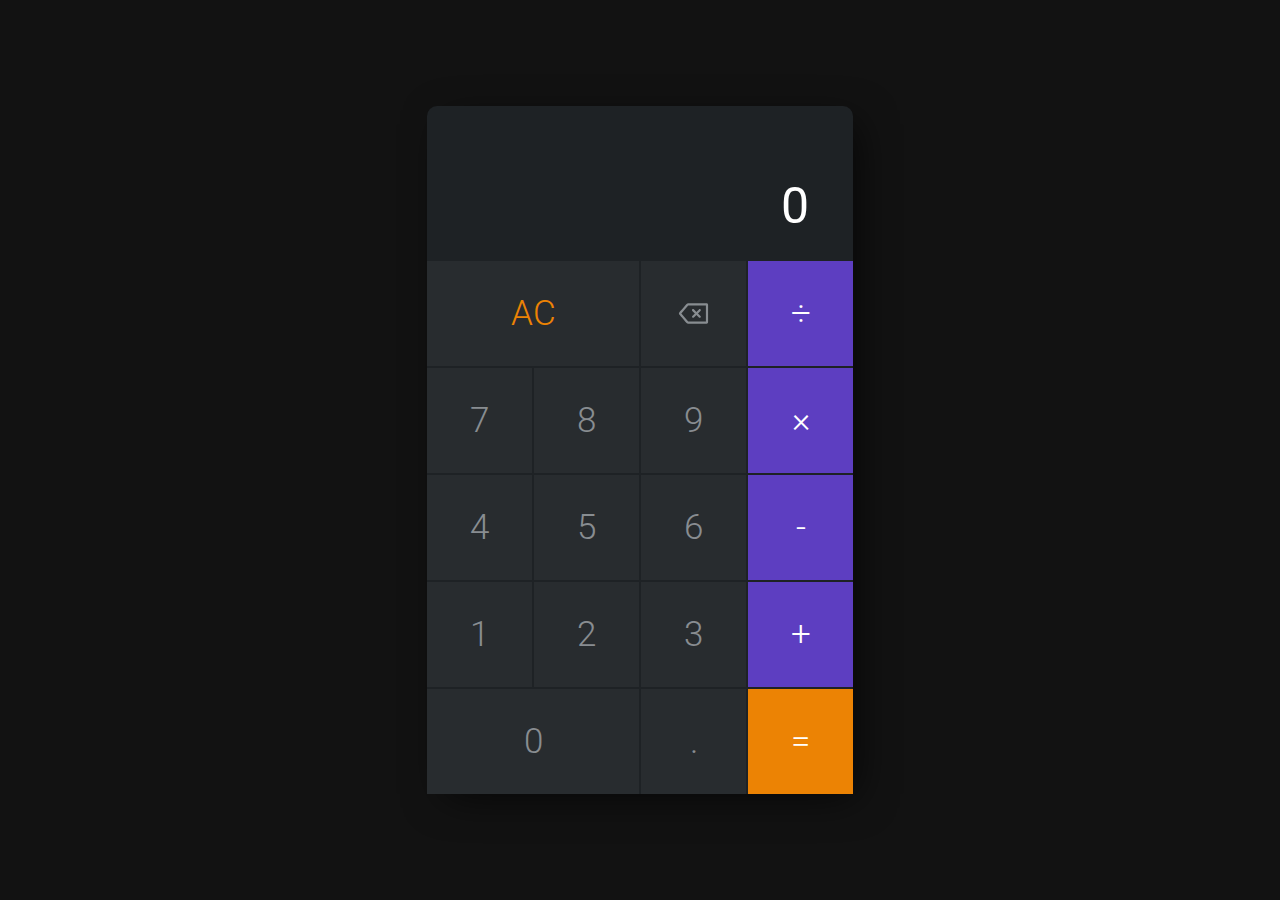
<file: calculator/index.html>
<!DOCTYPE html>
<html lang="en">
  <head>
    <meta charset="UTF-8" />
    <meta name="viewport" content="width=device-width, initial-scale=1.0" />
    <link rel="stylesheet" href="style.css" />
    <script src="script.js" type="module" defer></script>
    <title>Calculator Project</title>
  </head>
  <body>
    <div class="calculator-container">
      <!-- Display -->
      <div class="display-wrapper">
        <div class="display-container">
          <!-- History -->
          <span class="display-history"></span>
          <!-- Result -->
          <span class="display-current">0</span>
        </div>
      </div>
      <!-- Buttons -->
      <div class="button-container">
        <button data-input="clear" class="calc-btn clear">AC</button>
        <button data-input="backspace" class="calc-btn">
          <div class="backspace-icon"></div>
        </button>
        <button data-input="operator" class="calc-btn operation">÷</button>
        <button data-input="number" class="calc-btn">7</button>
        <button data-input="number" class="calc-btn">8</button>
        <button data-input="number" class="calc-btn">9</button>
        <button data-input="operator" class="calc-btn operation">×</button>
        <button data-input="number" class="calc-btn">4</button>
        <button data-input="number" class="calc-btn">5</button>
        <button data-input="number" class="calc-btn">6</button>
        <button data-input="operator" class="calc-btn operation">-</button>
        <button data-input="number" class="calc-btn">1</button>
        <button data-input="number" class="calc-btn">2</button>
        <button data-input="number" class="calc-btn">3</button>
        <button data-input="operator" class="calc-btn operation">+</button>
        <button data-input="number" class="calc-btn zero">0</button>
        <button data-input="decimal" class="calc-btn">.</button>
        <button data-input="equals" class="calc-btn equals">=</button>
      </div>
    </div>
  </body>
</html>
</file>
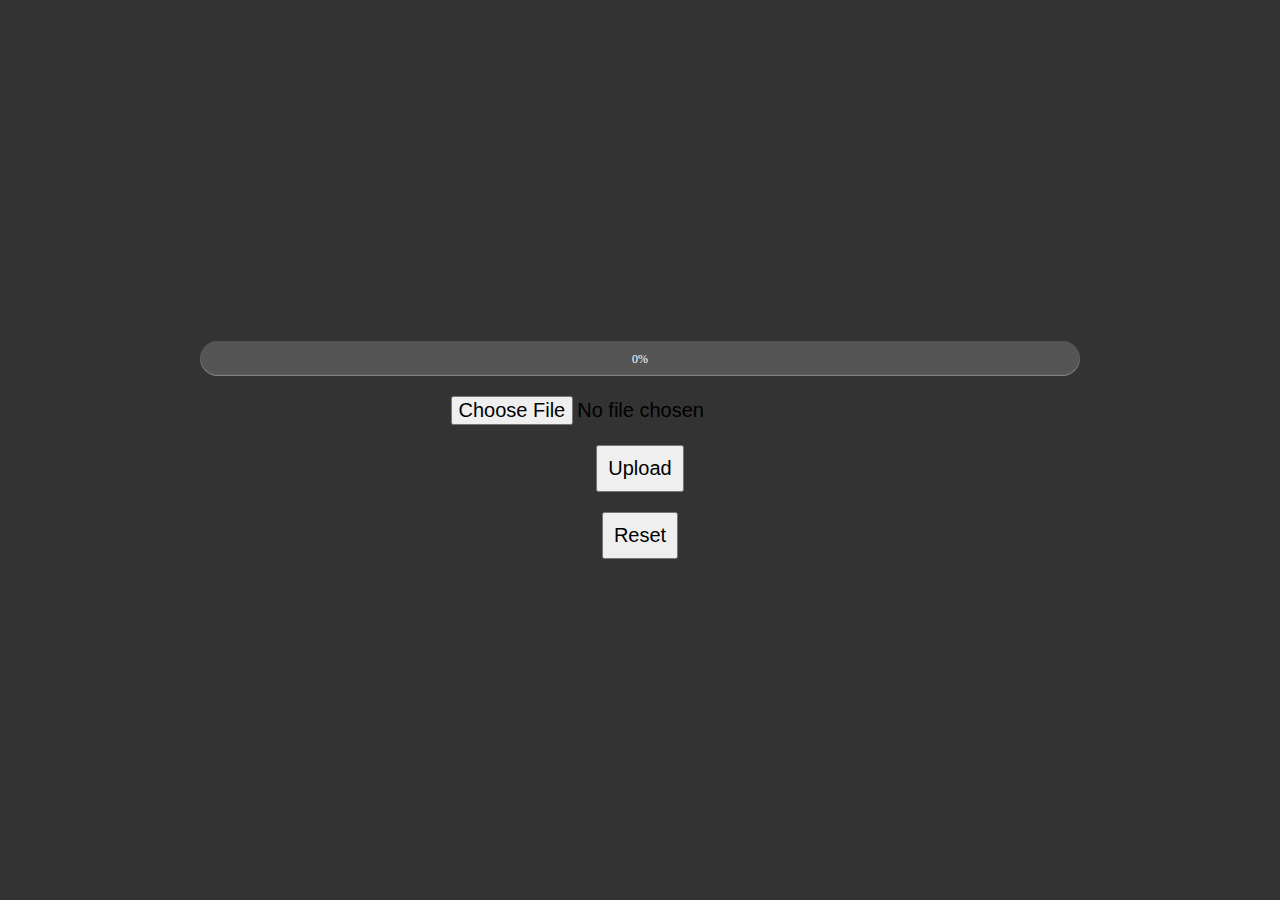
<file: ui-components/progress-bar/index.html>
<!DOCTYPE html>
<html lang="en">
  <head>
    <meta charset="UTF-8" />
    <meta name="viewport" content="width=device-width, initial-scale=1.0" />
    <link rel="stylesheet" href="style.css" />
    <title>Progress Bar</title>
    <script src="script.js" type="module" defer></script>
  </head>
  <body>
    <div class="progress-bar-container">
      <div class="progress-bar"></div>
      <span class="progress-percent-label">0%</span>
    </div>

    <!-- <button class="btn">Add progress</button> -->

    <form class="upload-form">
      <input class="file-select" type="file" />
      <button class="btn" type="submit">Upload</button>
    </form>
    <button class="btn btn--reset">Reset</button>
  </body>
</html>
</file>
<file: calculator/style.css>
@import url("https://fonts.googleapis.com/css2?family=Roboto:ital,wght@0,100;0,300;0,400;0,500;0,700;0,900;1,100;1,300;1,400;1,500;1,700;1,900&display=swap");

:root {
  --calc-border-radius: 10px;
  --page-bg-color: hsl(0, 0%, 7%);
  --text-color: hsl(207, 4%, 55%);
  --text-color-lighter: hsl(0, 100%, 100%);
  --btn-bg-color: hsl(206, 8%, 17%);
  --btn-hover-color: hsl(206, 8%, 20%);
  --primary-color: hsl(206, 11%, 13%);
  --tertiary-color: hsl(254, 51%, 50%);
  --tertiary-color-lighter: hsl(254, 51%, 53%);
  --secondary-color: hsl(33, 97%, 47%);
  --secondary-color-lighter: hsl(33, 97%, 55%);
}

/* CSS Reset */
*,
*::before,
*::after {
  margin: 0;
  padding: 0;
  box-sizing: border-box;
}

html {
  font-size: 62.5%;
}

button {
  font: inherit;
  background: none;
  border: none;
  color: inherit;
}

img {
  display: block;
  max-width: 100%;
}

body {
  display: flex;
  justify-content: center;
  align-items: center;

  font-family: "Roboto", sans-serif;
  color: var(--text-color);
  font-weight: 300;
  font-size: 1.6rem;
  line-height: 1;
  background-color: var(--page-bg-color);
  height: 100vh;
}

/* Calculator styles */
.calculator-container {
  background-color: var(--primary-color);
  border-radius: var(--calc-border-radius);
  box-shadow: 10px 9px 41px -9px rgba(0, 0, 0, 0.75);
}

.display-wrapper {
  font-size: 2rem;
  padding: 1.5em 2.2em;
  min-height: 11.3rem;
  font-weight: 400;
  border-top-left-radius: var(--calc-border-radius);
  border-top-right-radius: var(--calc-border-radius);
  overflow-x: hidden;
}

.display-container {
  display: flex;
  flex-direction: column;
  align-items: end;
  gap: 2.5rem;
}

.display-history {
  min-height: 2rem;
}

.display-current {
  font-size: 5rem;
  color: var(--text-color-lighter);
}

.button-container {
  display: grid;
  grid-template-columns: repeat(4, 1fr);
  gap: 0.2rem;
}

.calc-btn {
  font-size: 3.5rem;
  background-color: var(--btn-bg-color);

  padding: 1em;

  cursor: pointer;

  transition: background-color 0.1s ease-in-out;
}

.calc-btn:hover {
  background-color: var(--btn-hover-color);
}

.operation {
  color: var(--text-color-lighter);
  background-color: var(--tertiary-color);
}

.operation:hover {
  background-color: var(--tertiary-color-lighter);
}

.backspace-icon {
  width: 1em;
  height: 1em;
  background-color: var(--text-color);
  mask: url("assets/backspace-icon.svg") no-repeat center;
}

.clear,
.zero {
  grid-column: span 2;
}

.clear {
  color: var(--secondary-color);
  font-weight: 300;
}

.equals {
  background-color: var(--secondary-color);
  color: var(--text-color-lighter);
}

.equals:hover {
  background-color: var(--secondary-color-lighter);
}
</file>
<file: ui-components/progress-bar/style.css>
*,
*::before,
*::after {
  margin: 0;
  padding: 0;
  box-sizing: border-box;
}

button,
input {
  font-size: inherit;
}

html {
  font-size: 62.5%;
}

body {
  font-size: 2rem;
  height: 100vh;
  padding: 0 20rem;
  background-color: #333;
  display: flex;
  align-items: center;
  justify-content: center;
  flex-direction: column;
  gap: 2rem;
}

.progress-bar-container {
  position: relative;
  width: 100%;
  height: 3.5rem;
  padding: 1rem;
  background-color: #555;
  color: #fff;
  border-radius: 25px;
  box-shadow: inset 0 -1px 1px rgba(255, 255, 255, 0.3);
}

.progress-bar {
  position: relative;
  height: 100%;
  width: 0%;
  background-color: rgb(43, 194, 83);

  /* Border radii */
  border-top-right-radius: 8px;
  border-bottom-right-radius: 8px;
  border-top-left-radius: 20px;
  border-bottom-left-radius: 20px;

  box-shadow: inset 0 2px 9px rgba(255, 255, 255, 0.3),
    inset 0 -2px 6px rgba(0, 0, 0, 0.4);
  transition: width 0.3s ease;
}

/* Candy stripes */
.progress-bar:after {
  content: "";
  position: absolute;
  top: 0;
  left: 0;
  bottom: 0;
  right: 0;
  background-image: linear-gradient(
    -45deg,
    rgba(255, 255, 255, 0.2) 25%,
    transparent 25%,
    transparent 50%,
    rgba(255, 255, 255, 0.2) 50%,
    rgba(255, 255, 255, 0.2) 75%,
    transparent 75%,
    transparent
  );
  background-size: 50px 50px;

  /* Border radii */
  border-top-right-radius: 8px;
  border-bottom-right-radius: 8px;
  border-top-left-radius: 20px;
  border-bottom-left-radius: 20px;

  z-index: 1;
  /* Use keyframes here */
  animation: slide 1.5s linear infinite;
}

/* Keyframes to use for animation to make candy stripes move */
@keyframes slide {
  0% {
    background-position: 0 0;
  }
  100% {
    /* The 50 50 value is because the background-size of the stripes is set to 50px 50px */
    background-position: 50px 50px;
  }
}

/* For when progress bar width is 100% */
.progress-bar.rounded-bar-right,
.progress-bar.rounded-bar-right:after {
  border-top-right-radius: 20px;
  border-bottom-right-radius: 20px;
}

.progress-percent-label {
  position: absolute;
  top: 50%;
  left: 50%;
  transform: translate(-50%, -50%);
  font-size: 1.2rem;
}

/* Upload form stuff, yes it looks pretty disgusting */
.btn {
  padding: 1rem;
  cursor: pointer;
}

.upload-form {
  display: flex;
  flex-direction: column;
  align-items: center;
}

.file-select {
  margin-bottom: 2rem;
}
</file>
